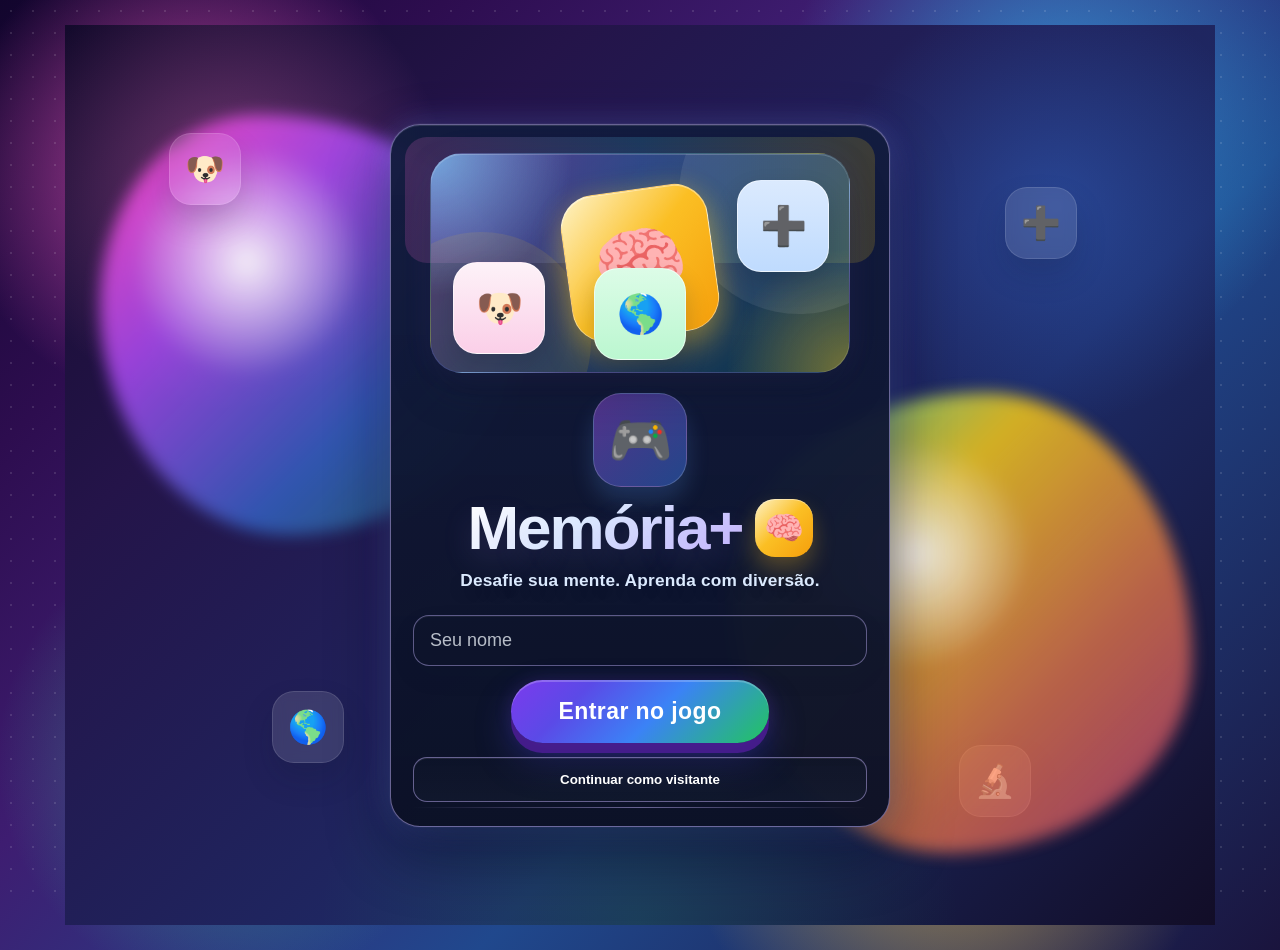
<file: index.html>
<!DOCTYPE html>
<html lang="pt-BR">

<head>

    <meta charset="UTF-8">

    <meta
        name="viewport"
        content="width=device-width, initial-scale=1.0"
    >

    <meta
        name="description"
        content="Memória+ é um jogo educativo premium de memória para aprender brincando, em web e celular."
    >

    <meta
        name="theme-color"
        content="#6d5efc"
    >

    <meta
        property="og:title"
        content="Memória+"
    >

    <meta
        property="og:description"
        content="Jogo educativo premium de memória para web e celular, com aprendizado e competição em uma experiência moderna."
    >

    <meta
        property="og:type"
        content="website"
    >

    <meta
        property="og:image"
        content="icon.svg"
    >

    <title>Memória+</title>

    <link
        rel="manifest"
        href="manifest.json"
    >

    <link
        rel="icon"
        href="icon.svg"
        type="image/svg+xml"
    >

    <link
        rel="stylesheet"
        href="style.css"
    >

    <script>
        window.MEMORIA_PLUS_SUPABASE = {
            url: "https://SEU_PROJETO.supabase.co",
            anonKey: "SUA_CHAVE_ANON"
        };
    </script>

</head>


<body>

<main class="container">

    <section id="login" class="login-screen">

        <div class="login-scene" aria-hidden="true">
            <span class="float-badge">🐶</span>
            <span class="float-badge">➕</span>
            <span class="float-badge">🌎</span>
            <span class="float-badge">🔬</span>
        </div>

       <div class="login-card">

           <div class="login-visual" aria-hidden="true">

               <div class="brain-badge">🧠</div>

               <div class="mini-card mini-card-one">🐶</div>
               <div class="mini-card mini-card-two">➕</div>
               <div class="mini-card mini-card-three">🌎</div>

           </div>

           <div class="login-icon">🎮</div>

           <div class="login-brand">
               <h1>Memória+</h1>
               <div class="brain-mark" aria-hidden="true">🧠</div>
           </div>

           <p class="login-tagline">
               Desafie sua mente. Aprenda com diversão.
           </p>

           <form id="login-form" class="login-form">

               <label for="player-name" class="sr-only">
                   Nome do jogador
               </label>

               <input
                   id="player-name"
                   name="playerName"
                   type="text"
                   maxlength="18"
                   placeholder="Seu nome"
                   autocomplete="nickname"
               >

               <button
                   type="submit"
                   class="start-button login-button"
               >
                   Entrar no jogo
               </button>

               <button
                   id="guest-button"
                   type="button"
                   class="ghost-button"
               >
                   Continuar como visitante
               </button>

           </form>

       </div>

    </section>


    <!-- ================================
         MENU PRINCIPAL
    ================================= -->

    <section id="menu" class="hidden">

        <div class="menu-status" aria-live="polite">

            <div class="player-tag">
                <span>Login:</span>
                <strong id="player-name-label">Visitante</strong>
            </div>

            <button
                id="logout-button"
                type="button"
                class="ghost-button small"
            >
                Sair da conta
            </button>

        </div>

        <section class="menu-card">

            <div class="menu-intro">

                <span class="intro-label">
                    🧠 JOGO DA MEMÓRIA EDUCATIVO
                </span>

                <h2>
                    Escolha uma categoria
                </h2>

                <p>
                    Escolha um tema e teste sua memória.
                </p>

            </div>


            <!-- CATEGORIAS -->

            <div class="categories">

                <button
                    class="category animal"
                    data-category="animals"
                    type="button"
                >

                    <span class="category-icon">
                        🐶
                    </span>

                    <span>
                        Animais
                    </span>

                </button>


                <button
                    class="category math"
                    data-category="math"
                    type="button"
                >

                    <span class="category-icon">
                        ➕
                    </span>

                    <span>
                        Matemática
                    </span>

                </button>


                <button
                    class="category geography"
                    data-category="geography"
                    type="button"
                >

                    <span class="category-icon">
                        🌎
                    </span>

                    <span>
                        Geografia
                    </span>

                </button>


                <button
                    class="category science"
                    data-category="science"
                    type="button"
                >

                    <span class="category-icon">
                        🔬
                    </span>

                    <span>
                        Ciências
                    </span>

                </button>

            </div>


            <div class="leaderboard-box">

                <div class="leaderboard-header">
                    <h3>Ranking mundial</h3>
                    <span>Top 5</span>
                </div>

                <ol id="global-ranking-list" class="global-ranking-list"></ol>

            </div>

            <!-- DIFICULDADE -->

            <div class="section-title">

                <span></span>

                <h2>
                    Escolha a dificuldade
                </h2>

                <span></span>

            </div>


            <div class="difficulty">

                <button
                    class="difficulty-button easy"
                    data-difficulty="easy"
                    type="button"
                >
                    🟢 Fácil
                </button>


                <button
                    class="difficulty-button medium"
                    data-difficulty="medium"
                    type="button"
                >
                    🟡 Médio
                </button>


                <button
                    class="difficulty-button hard"
                    data-difficulty="hard"
                    type="button"
                >
                    🔴 Difícil
                </button>

            </div>


            <p
                id="message"
                class="message"
            >
                Escolha uma categoria e uma dificuldade.
            </p>

            <p
                id="best-score"
                class="best-score"
            >
                🏅 Recorde: 0
            </p>

            <div
                id="ranking"
                class="ranking"
            ></div>


            <button
                id="start-button"
                class="start-button"
                type="button"
            >

                🚀 Começar jogo

            </button>

        </section>


        <!-- RECURSOS -->

        <div class="feature-strip">

            <div class="feature">
                <span>🏆</span>

                <div>
                    <strong>Pontuação</strong>
                    <small>Ganhe pontos</small>
                </div>
            </div>


            <div class="feature">
                <span>❤️</span>

                <div>
                    <strong>Vidas</strong>
                    <small id="lives-chances">Seis chances</small>
                </div>
            </div>


            <div class="feature">
                <span>🔥</span>

                <div>
                    <strong>Combo</strong>
                    <small>Acerte em sequência</small>
                </div>
            </div>


            <div class="feature">
                <span>⏱️</span>

                <div>
                    <strong>Tempo</strong>
                    <small>Desafie-se</small>
                </div>
            </div>


            <div class="feature">
                <span>📱</span>

                <div>
                    <strong>Responsivo</strong>
                    <small>Qualquer dispositivo</small>
                </div>
            </div>

        </div>

    </section>


    <!-- ================================
         JOGO
    ================================= -->

    <section
        id="game"
        class="hidden"
    >

        <div class="game-header">

            <div>

                <h1>
                    🧠 Memória+ Academy
                </h1>

                <p id="category-name">
                    Jogo da memória premium
                </p>

            </div>


            <button
                id="back-button"
                class="back-button"
                type="button"
            >
                🏠 Menu
            </button>

        </div>


        <!-- PLACAR -->

        <div class="score-board">

            <div class="score-box">

                <span>🎯</span>

                <strong>
                    Pontos
                </strong>

                <span id="score">
                    0
                </span>

            </div>


            <div class="score-box">

                <span>❤️</span>

                <strong>
                    Vidas
                </strong>

                <span id="lives">
                    ❤️ ❤️ ❤️ ❤️ ❤️ ❤️
                </span>

            </div>


            <div class="score-box">

                <span>🔥</span>

                <strong>
                    Combo
                </strong>

                <span id="combo">
                    0
                </span>

            </div>


            <div class="score-box">

                <span>🔢</span>

                <strong>
                    Tentativas
                </strong>

                <span id="attempts">
                    0
                </span>

            </div>


            <div class="score-box">

                <span>⏱️</span>

                <strong>
                    Tempo
                </strong>

                <span id="timer">
                    00:00
                </span>

            </div>

        </div>


        <!-- TABULEIRO -->

        <div
            id="game-board"
            class="game-board"
        ></div>

    </section>


    <!-- ================================
         VITÓRIA
    ================================= -->

    <section
        id="victory"
        class="hidden"
    >

        <div class="result-card victory-card">

            <div class="result-icon">
                🏆
            </div>

            <h1>
                Parabéns!
            </h1>

            <p>
                Você encontrou todos os pares!
            </p>


            <div class="results">

                <div>
                    <span>🎯</span>
                    <strong>Pontos</strong>
                    <span id="final-score">0</span>
                </div>


                <div>
                    <span>🔥</span>
                    <strong>Melhor combo</strong>
                    <span id="final-combo">0</span>
                </div>


                <div>
                    <span>🔢</span>
                    <strong>Tentativas</strong>
                    <span id="final-attempts">0</span>
                </div>


                <div>
                    <span>⏱️</span>
                    <strong>Tempo</strong>
                    <span id="final-time">00:00</span>
                </div>

            </div>


            <button
                id="play-again"
                class="start-button"
                type="button"
            >
                🔄 Jogar novamente
            </button>


            <button
                id="victory-menu"
                class="back-button result-menu-button"
                type="button"
            >
                🏠 Voltar ao menu
            </button>

        </div>

    </section>


    <!-- ================================
         GAME OVER
    ================================= -->

    <section
        id="game-over"
        class="hidden"
    >

        <div class="result-card game-over-card">

            <div class="result-icon">
                💔
            </div>

            <h1>
                Fim de jogo!
            </h1>

            <p>
                Você ficou sem vidas.
            </p>


            <div class="results">

                <div>
                    <span>🎯</span>
                    <strong>Pontos</strong>
                    <span id="game-over-score">0</span>
                </div>


                <div>
                    <span>🔥</span>
                    <strong>Melhor combo</strong>
                    <span id="game-over-combo">0</span>
                </div>


                <div>
                    <span>🔢</span>
                    <strong>Tentativas</strong>
                    <span id="game-over-attempts">0</span>
                </div>


                <div>
                    <span>⏱️</span>
                    <strong>Tempo</strong>
                    <span id="game-over-time">00:00</span>
                </div>

            </div>


            <button
                id="retry-button"
                class="start-button"
                type="button"
            >
                🔄 Tentar novamente
            </button>


            <button
                id="game-over-menu"
                class="back-button result-menu-button"
                type="button"
            >
                🏠 Voltar ao menu
            </button>

        </div>

    </section>

</main>


<script src="script.js"></script>

</body>

</html>
</file>
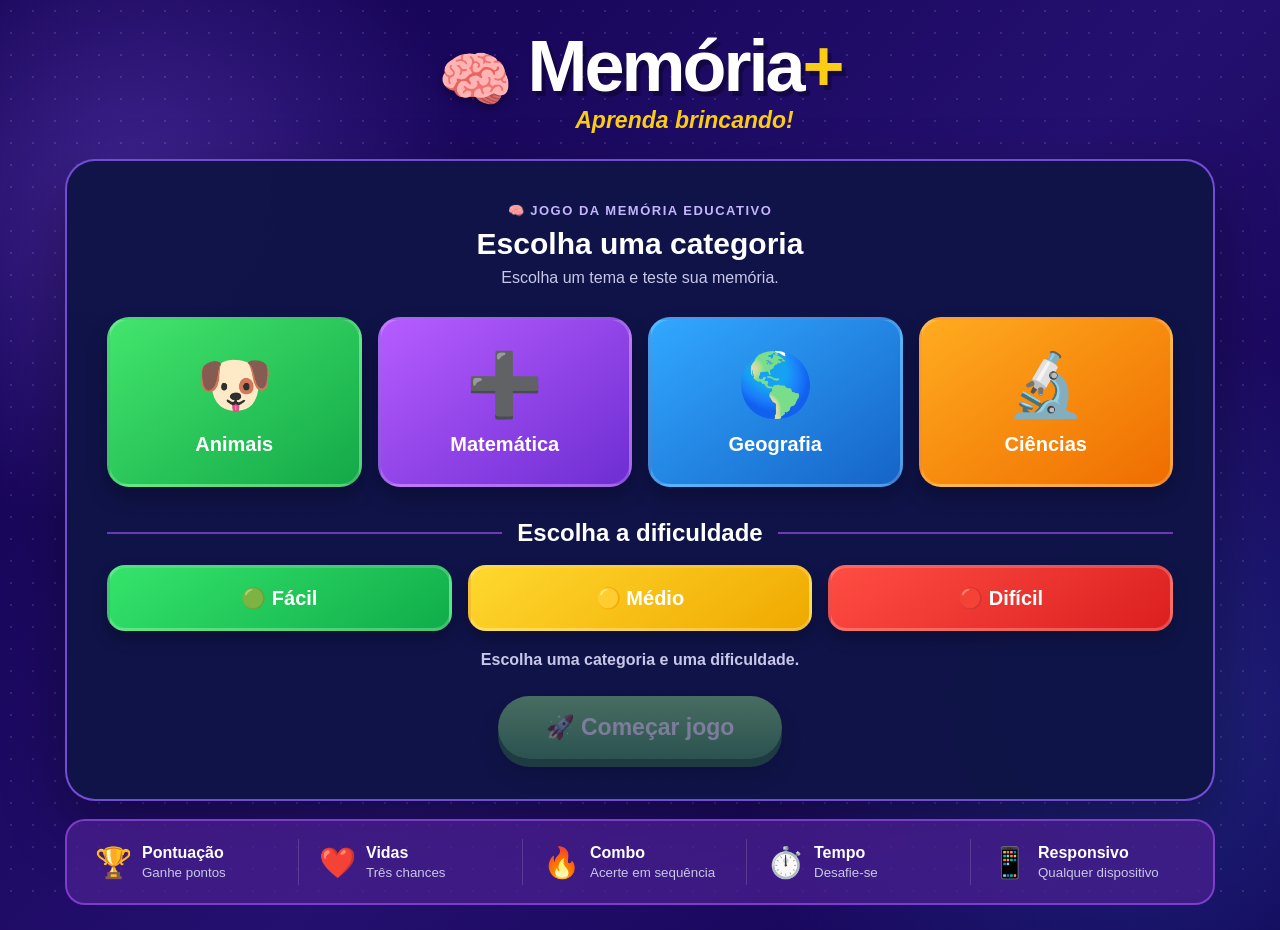
<file: Memoria-plus/index.html>
<!DOCTYPE html>
<html lang="pt-BR">

<head>

    <meta charset="UTF-8">

    <meta
        name="viewport"
        content="width=device-width, initial-scale=1.0"
    >

    <meta
        name="description"
        content="Memória+ - Jogo da memória educativo para crianças e adultos."
    >

    <meta
        name="theme-color"
        content="#6c5ce7"
    >

    <title>Memória+ | Jogo da Memória</title>

    <link
        rel="manifest"
        href="manifest.json"
    >

    <link
        rel="icon"
        href="icon.svg"
        type="image/svg+xml"
    >

    <link
        rel="stylesheet"
        href="style.css"
    >

</head>


<body>

<main class="container">


    <!-- ================================
         MENU PRINCIPAL
    ================================= -->

    <section id="menu">

        <header class="header">

            <div class="brand">

                <div class="brand-icon">
                    🧠
                </div>

                <div>

                    <h1>
                        Memória<span>+</span>
                    </h1>

                    <p>
                        Aprenda brincando!
                    </p>

                </div>

            </div>

        </header>


        <section class="menu-card">

            <div class="menu-intro">

                <span class="intro-label">
                    🧠 JOGO DA MEMÓRIA EDUCATIVO
                </span>

                <h2>
                    Escolha uma categoria
                </h2>

                <p>
                    Escolha um tema e teste sua memória.
                </p>

            </div>


            <!-- CATEGORIAS -->

            <div class="categories">

                <button
                    class="category animal"
                    data-category="animals"
                    type="button"
                >

                    <span class="category-icon">
                        🐶
                    </span>

                    <span>
                        Animais
                    </span>

                </button>


                <button
                    class="category math"
                    data-category="math"
                    type="button"
                >

                    <span class="category-icon">
                        ➕
                    </span>

                    <span>
                        Matemática
                    </span>

                </button>


                <button
                    class="category geography"
                    data-category="geography"
                    type="button"
                >

                    <span class="category-icon">
                        🌎
                    </span>

                    <span>
                        Geografia
                    </span>

                </button>


                <button
                    class="category science"
                    data-category="science"
                    type="button"
                >

                    <span class="category-icon">
                        🔬
                    </span>

                    <span>
                        Ciências
                    </span>

                </button>

            </div>


            <!-- DIFICULDADE -->

            <div class="section-title">

                <span></span>

                <h2>
                    Escolha a dificuldade
                </h2>

                <span></span>

            </div>


            <div class="difficulty">

                <button
                    class="difficulty-button easy"
                    data-difficulty="easy"
                    type="button"
                >
                    🟢 Fácil
                </button>


                <button
                    class="difficulty-button medium"
                    data-difficulty="medium"
                    type="button"
                >
                    🟡 Médio
                </button>


                <button
                    class="difficulty-button hard"
                    data-difficulty="hard"
                    type="button"
                >
                    🔴 Difícil
                </button>

            </div>


            <p
                id="message"
                class="message"
            >
                Escolha uma categoria e uma dificuldade.
            </p>


            <button
                id="start-button"
                class="start-button"
                type="button"
            >

                🚀 Começar jogo

            </button>

        </section>


        <!-- RECURSOS -->

        <div class="feature-strip">

            <div class="feature">
                <span>🏆</span>

                <div>
                    <strong>Pontuação</strong>
                    <small>Ganhe pontos</small>
                </div>
            </div>


            <div class="feature">
                <span>❤️</span>

                <div>
                    <strong>Vidas</strong>
                    <small>Três chances</small>
                </div>
            </div>


            <div class="feature">
                <span>🔥</span>

                <div>
                    <strong>Combo</strong>
                    <small>Acerte em sequência</small>
                </div>
            </div>


            <div class="feature">
                <span>⏱️</span>

                <div>
                    <strong>Tempo</strong>
                    <small>Desafie-se</small>
                </div>
            </div>


            <div class="feature">
                <span>📱</span>

                <div>
                    <strong>Responsivo</strong>
                    <small>Qualquer dispositivo</small>
                </div>
            </div>

        </div>

    </section>


    <!-- ================================
         JOGO
    ================================= -->

    <section
        id="game"
        class="hidden"
    >

        <div class="game-header">

            <div>

                <h1>
                    🧠 Memória+
                </h1>

                <p id="category-name">
                    Jogo da memória
                </p>

            </div>


            <button
                id="back-button"
                class="back-button"
                type="button"
            >
                🏠 Menu
            </button>

        </div>


        <!-- PLACAR -->

        <div class="score-board">

            <div class="score-box">

                <span>🎯</span>

                <strong>
                    Pontos
                </strong>

                <span id="score">
                    0
                </span>

            </div>


            <div class="score-box">

                <span>❤️</span>

                <strong>
                    Vidas
                </strong>

                <span id="lives">
                    ❤️ ❤️ ❤️
                </span>

            </div>


            <div class="score-box">

                <span>🔥</span>

                <strong>
                    Combo
                </strong>

                <span id="combo">
                    0
                </span>

            </div>


            <div class="score-box">

                <span>🔢</span>

                <strong>
                    Tentativas
                </strong>

                <span id="attempts">
                    0
                </span>

            </div>


            <div class="score-box">

                <span>⏱️</span>

                <strong>
                    Tempo
                </strong>

                <span id="timer">
                    00:00
                </span>

            </div>

        </div>


        <!-- TABULEIRO -->

        <div
            id="game-board"
            class="game-board"
        ></div>

    </section>


    <!-- ================================
         VITÓRIA
    ================================= -->

    <section
        id="victory"
        class="hidden"
    >

        <div class="result-card victory-card">

            <div class="result-icon">
                🏆
            </div>

            <h1>
                Parabéns!
            </h1>

            <p>
                Você encontrou todos os pares!
            </p>


            <div class="results">

                <div>
                    <span>🎯</span>
                    <strong>Pontos</strong>
                    <span id="final-score">0</span>
                </div>


                <div>
                    <span>🔥</span>
                    <strong>Melhor combo</strong>
                    <span id="final-combo">0</span>
                </div>


                <div>
                    <span>🔢</span>
                    <strong>Tentativas</strong>
                    <span id="final-attempts">0</span>
                </div>


                <div>
                    <span>⏱️</span>
                    <strong>Tempo</strong>
                    <span id="final-time">00:00</span>
                </div>

            </div>


            <button
                id="play-again"
                class="start-button"
                type="button"
            >
                🔄 Jogar novamente
            </button>


            <button
                id="victory-menu"
                class="back-button result-menu-button"
                type="button"
            >
                🏠 Voltar ao menu
            </button>

        </div>

    </section>


    <!-- ================================
         GAME OVER
    ================================= -->

    <section
        id="game-over"
        class="hidden"
    >

        <div class="result-card game-over-card">

            <div class="result-icon">
                💔
            </div>

            <h1>
                Fim de jogo!
            </h1>

            <p>
                Você ficou sem vidas.
            </p>


            <div class="results">

                <div>
                    <span>🎯</span>
                    <strong>Pontos</strong>
                    <span id="game-over-score">0</span>
                </div>


                <div>
                    <span>🔥</span>
                    <strong>Melhor combo</strong>
                    <span id="game-over-combo">0</span>
                </div>


                <div>
                    <span>🔢</span>
                    <strong>Tentativas</strong>
                    <span id="game-over-attempts">0</span>
                </div>


                <div>
                    <span>⏱️</span>
                    <strong>Tempo</strong>
                    <span id="game-over-time">00:00</span>
                </div>

            </div>


            <button
                id="retry-button"
                class="start-button"
                type="button"
            >
                🔄 Tentar novamente
            </button>


            <button
                id="game-over-menu"
                class="back-button result-menu-button"
                type="button"
            >
                🏠 Voltar ao menu
            </button>

        </div>

    </section>

</main>


<script src="script.js"></script>

</body>

</html>
</file>
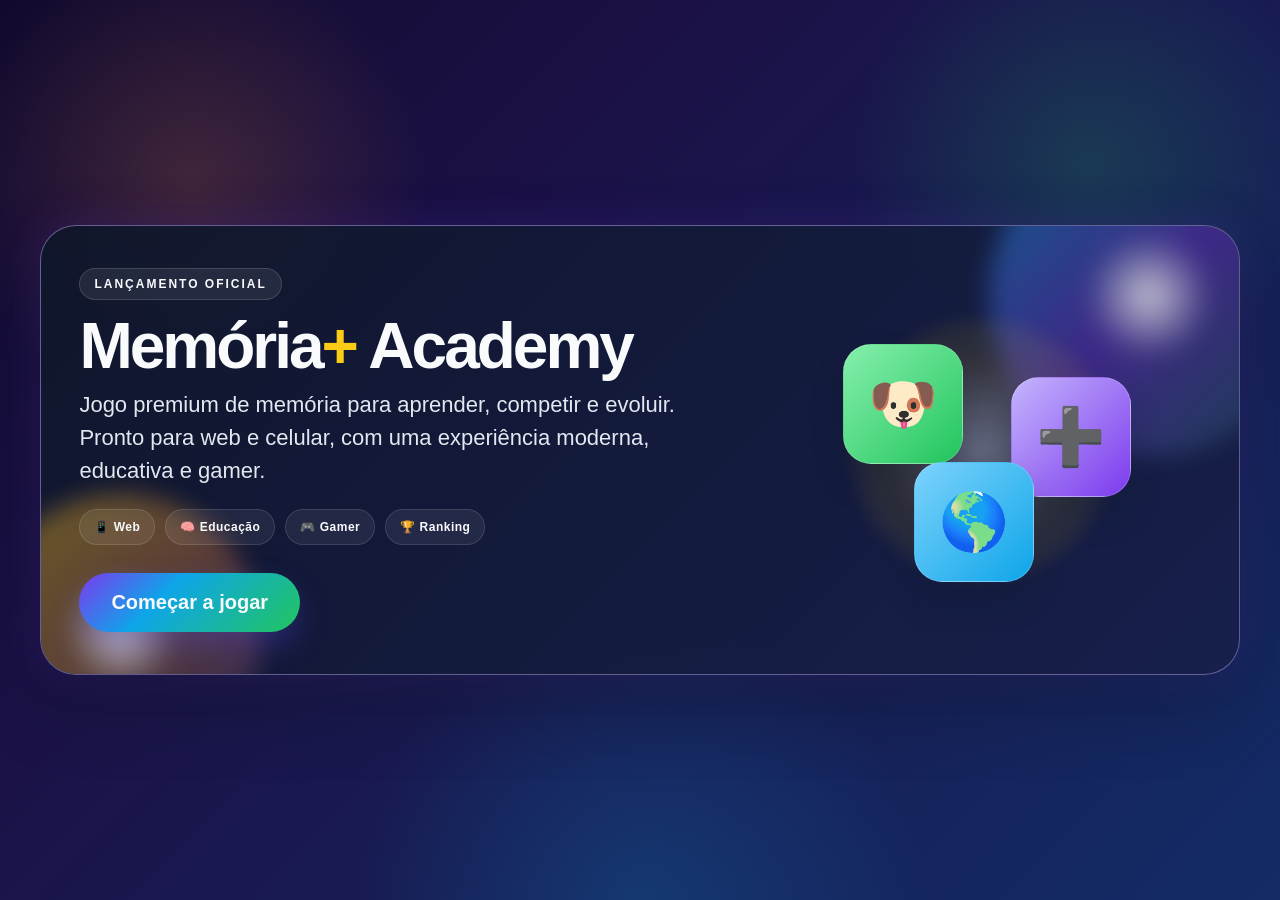
<file: campaign-banner.html>
<!DOCTYPE html>
<html lang="pt-BR">
<head>
    <meta charset="UTF-8">
    <meta name="viewport" content="width=device-width, initial-scale=1.0">
    <title>Memória+ Academy | Banner de campanha</title>
    <style>
        :root {
            --bg-1: #120a2d;
            --bg-2: #1b1146;
            --bg-3: #132c66;
            --purple: #7c3aed;
            --blue: #0ea5e9;
            --green: #22c55e;
            --yellow: #facc15;
            --white: #f8fafc;
            --text: #e2e8f0;
        }

        * { box-sizing: border-box; }

        body {
            margin: 0;
            min-height: 100vh;
            display: grid;
            place-items: center;
            font-family: "Segoe UI", Arial, sans-serif;
            color: var(--white);
            background:
                radial-gradient(circle at 15% 20%, rgba(251, 146, 60, 0.18), transparent 18%),
                radial-gradient(circle at 85% 18%, rgba(34, 197, 94, 0.18), transparent 18%),
                radial-gradient(circle at 50% 100%, rgba(14, 165, 233, 0.18), transparent 26%),
                linear-gradient(135deg, var(--bg-1), var(--bg-2) 32%, var(--bg-3) 100%);
            padding: 24px;
        }

        .banner {
            position: relative;
            width: min(100%, 1200px);
            background: linear-gradient(135deg, rgba(15, 23, 42, 0.92), rgba(23, 31, 74, 0.9));
            border: 1px solid rgba(196, 181, 253, 0.45);
            border-radius: 36px;
            overflow: hidden;
            box-shadow: 0 28px 70px rgba(15, 23, 42, 0.44), 0 0 40px rgba(124, 58, 237, 0.18);
        }

        .banner::before,
        .banner::after {
            content: "";
            position: absolute;
            border-radius: 50%;
            filter: blur(12px);
            opacity: 0.8;
        }

        .banner::before {
            width: 320px;
            height: 320px;
            right: -70px;
            top: -90px;
            background: radial-gradient(circle, rgba(255,255,255,0.9), rgba(255,255,255,0) 28%), linear-gradient(135deg, rgba(14,165,233,0.6), rgba(124,58,237,0.5), rgba(34,197,94,0.25));
        }

        .banner::after {
            width: 280px;
            height: 280px;
            left: -60px;
            bottom: -100px;
            background: radial-gradient(circle, rgba(255,255,255,0.86), rgba(255,255,255,0) 28%), linear-gradient(135deg, rgba(250,204,21,0.5), rgba(251,146,60,0.4), rgba(168,85,247,0.22));
        }

        .content {
            position: relative;
            z-index: 1;
            display: grid;
            grid-template-columns: 1.2fr 0.8fr;
            gap: 30px;
            align-items: center;
            padding: 42px clamp(22px, 3vw, 48px);
        }

        .eyebrow {
            display: inline-flex;
            align-items: center;
            padding: 8px 14px;
            border-radius: 999px;
            background: rgba(255,255,255,0.08);
            border: 1px solid rgba(255,255,255,0.14);
            color: var(--white);
            font-size: 12px;
            font-weight: 800;
            letter-spacing: 2px;
        }

        h1 {
            margin: 18px 0 12px;
            font-size: clamp(38px, 5vw, 82px);
            line-height: 0.9;
            letter-spacing: -3px;
        }

        h1 span {
            color: var(--yellow);
        }

        p {
            margin: 0;
            max-width: 620px;
            color: var(--text);
            font-size: clamp(16px, 2vw, 22px);
            line-height: 1.5;
        }

        .badges {
            display: flex;
            flex-wrap: wrap;
            gap: 10px;
            margin-top: 22px;
        }

        .badges span {
            display: inline-flex;
            align-items: center;
            justify-content: center;
            padding: 10px 14px;
            border-radius: 999px;
            background: rgba(255,255,255,0.07);
            border: 1px solid rgba(255,255,255,0.12);
            font-size: 12px;
            font-weight: 800;
            letter-spacing: 0.5px;
        }

        .cta {
            display: inline-flex;
            align-items: center;
            justify-content: center;
            margin-top: 28px;
            padding: 18px 32px;
            border: 0;
            border-radius: 999px;
            background: linear-gradient(135deg, var(--purple) 0%, var(--blue) 38%, var(--green) 100%);
            color: var(--white);
            font-weight: 900;
            font-size: 20px;
            box-shadow: 0 14px 30px rgba(79,70,229,0.30);
        }

        .visual {
            position: relative;
            height: 330px;
            display: flex;
            align-items: center;
            justify-content: center;
        }

        .visual-ring {
            position: absolute;
            width: 260px;
            height: 260px;
            border-radius: 50%;
            background: radial-gradient(circle, rgba(255,255,255,0.35), rgba(250,204,21,0.12), rgba(255,255,255,0));
            filter: blur(8px);
        }

        .card {
            position: absolute;
            display: flex;
            align-items: center;
            justify-content: center;
            width: 120px;
            height: 120px;
            border-radius: 28px;
            font-size: 56px;
            border: 1px solid rgba(255,255,255,0.18);
            box-shadow: 0 20px 32px rgba(15, 23, 42, 0.22);
            animation: floatCard 6s ease-in-out infinite;
        }

        .card.a { left: 18%; top: 18%; background: linear-gradient(135deg, #86efac, #22c55e); }
        .card.b { right: 16%; top: 28%; background: linear-gradient(135deg, #c4b5fd, #7c3aed); animation-delay: 1s; }
        .card.c { left: 48%; bottom: 10%; transform: translateX(-50%); background: linear-gradient(135deg, #7dd3fc, #0ea5e9); animation-delay: 2s; }

        @keyframes floatCard {
            0%, 100% { transform: translateY(0) rotate(0deg); }
            50% { transform: translateY(-12px) rotate(6deg); }
        }

        @media (max-width: 820px) {
            .content {
                grid-template-columns: 1fr;
                text-align: center;
            }

            .badges, .cta {
                justify-content: center;
            }

            .visual {
                height: 250px;
            }
        }
    </style>
</head>
<body>
    <div class="banner" role="img" aria-label="Banner publicitário do Memória+ Academy com tema premium, educativo e gamer">
        <div class="content">
            <div>
                <span class="eyebrow">LANÇAMENTO OFICIAL</span>
                <h1>Memória<span>+</span> Academy</h1>
                <p>Jogo premium de memória para aprender, competir e evoluir. Pronto para web e celular, com uma experiência moderna, educativa e gamer.</p>
                <div class="badges">
                    <span>📱 Web</span>
                    <span>🧠 Educação</span>
                    <span>🎮 Gamer</span>
                    <span>🏆 Ranking</span>
                </div>
                <button class="cta" type="button">Começar a jogar</button>
            </div>
            <div class="visual" aria-hidden="true">
                <div class="visual-ring"></div>
                <div class="card a">🐶</div>
                <div class="card b">➕</div>
                <div class="card c">🌎</div>
            </div>
        </div>
    </div>
</body>
</html>
</file>
<file: style.css>
/* =========================================
   RESET
========================================= */

* {
    margin: 0;
    padding: 0;
    box-sizing: border-box;
}


/* =========================================
   VARIÁVEIS
========================================= */

:root {

    --purple-dark: #10004d;
    --purple: #4c1d95;
    --purple-light: #8b5cf6;
   --purple-soft: #c4b5fd;
   --purple-ink: #20135c;

   --green: #22c55e;
   --green-soft: #86efac;
   --yellow: #facc15;
   --yellow-soft: #fde68a;
   --red: #ef4444;
   --red-soft: #fca5a5;

   --white: #ffffff;
   --white-soft: #eef2ff;
   --bg-card: rgba(20, 24, 64, 0.9);
   --text-dark: #20135c;
   --shadow-soft: rgba(15, 23, 42, 0.28);

}


/* =========================================
   BODY
========================================= */

body {

   min-height: 100vh;

   font-family:
       "Segoe UI",
       Arial,
       Helvetica,
       sans-serif;

   color: var(--white);

   background:
       radial-gradient(circle at 15% 18%, rgba(255, 94, 201, 0.72), transparent 18%),
       radial-gradient(circle at 82% 12%, rgba(54, 197, 255, 0.62), transparent 20%),
       radial-gradient(circle at 74% 84%, rgba(255, 201, 71, 0.65), transparent 22%),
       radial-gradient(circle at 18% 80%, rgba(52, 211, 153, 0.48), transparent 18%),
       linear-gradient(
           135deg,
           #12052d 0%,
           #2d0d4f 20%,
           #3e1d71 38%,
           #20488d 64%,
           #1a143d 100%
       );

   padding: 25px 20px;

   -webkit-tap-highlight-color: transparent;

}


body::before {

    content: "";

    position: fixed;

    inset: 0;

    pointer-events: none;

    opacity: 0.12;

    background-image:
        radial-gradient(
            circle,
            white 1px,
            transparent 1px
        );

    background-size: 22px 22px;

}


/* =========================================
   CONTAINER
========================================= */

.container {

    width: 100%;

    max-width: 1150px;

    margin: auto;

    position: relative;

}


.hidden {
    display: none !important;
}


/* =========================================
   LOGO
========================================= */

.header {
 
    position: relative;
 
    display: flex;
 
    align-items: center;
    justify-content: space-between;
    gap: 18px;
 
    text-align: left;
 
    margin-bottom: 24px;
 
    padding: 10px 10px 0;
 
}

.header::before,
.header::after {
 
    content: "";
 
    position: absolute;
 
    pointer-events: none;
 
    border-radius: 50%;
 
    filter: blur(12px);
 
    opacity: 0.8;
 
}

.header::before {
 
    width: 190px;
    height: 190px;
 
    left: 3%;
    top: 2px;
 
    background:
        radial-gradient(circle at 30% 30%, rgba(255,255,255,0.9), rgba(255,255,255,0) 28%),
        linear-gradient(135deg, rgba(255, 104, 208, 0.8), rgba(168, 85, 247, 0.7), rgba(59, 130, 246, 0.4));
 
}

.header::after {
 
    width: 220px;
    height: 220px;
 
    right: 4%;
    top: -16px;
 
    background:
        radial-gradient(circle at 35% 35%, rgba(255,255,255,0.9), rgba(255,255,255,0) 30%),
        linear-gradient(135deg, rgba(34, 197, 94, 0.7), rgba(250, 204, 21, 0.7), rgba(96, 165, 250, 0.45));
 
}


.brand {
 
    position: relative;
    z-index: 1;
 
    display: inline-flex;
    align-items: center;
    justify-content: flex-start;
 
    gap: 16px;
 
    min-height: 90px;
 
}


.brand-icon {
 
    font-size: clamp(52px, 6vw, 92px);
    line-height: 1;
 
    filter: drop-shadow(0 6px 10px rgba(0, 0, 0, 0.3));
    animation: brandFloat 3.2s ease-in-out infinite;
 
}

@keyframes brandFloat {
 
    0%,
    100% {
        transform: translateY(0) rotate(0deg);
    }
 
    50% {
        transform: translateY(-10px) rotate(3deg);
    }
 
}


.brand > div:last-child {
 
    display: flex;
    flex-direction: column;
    align-items: flex-start;
    justify-content: center;
    gap: 2px;
 
}

.brand h1 {
 
    font-size: clamp(32px, 4.5vw, 68px);
    font-weight: 900;
    letter-spacing: -3px;
    line-height: 0.9;
    text-shadow: 4px 5px 0 rgba(0, 0, 0, 0.28);
 
}


.brand h1 span {
 
    color: var(--yellow);
 
}


.brand p {
  
    color: var(--yellow);
    font-size: clamp(16px, 2vw, 23px);
    font-weight: 800;
    font-style: italic;
    letter-spacing: 0.2px;
  
}

/* =========================================
   MENU
========================================= */

.menu-card {
  
   position: relative;
   background: linear-gradient(180deg, rgba(21, 25, 70, 0.96), rgba(15, 19, 55, 0.98));
   border: 1px solid rgba(196, 181, 253, 0.58);
   border-radius: 32px;
   padding: 32px 28px 30px;
   box-shadow:
       0 28px 70px rgba(2, 6, 23, 0.5),
       inset 0 1px 0 rgba(255, 255, 255, 0.08),
       0 0 0 1px rgba(255,255,255,0.02),
       0 0 28px rgba(96, 165, 250, 0.12);
   animation: menuCardIn .45s ease;
   overflow: hidden;
 
}

.menu-card::before,
.menu-card::after {

   content: "";
   position: absolute;
   pointer-events: none;
   border-radius: 50%;
   filter: blur(10px);
   opacity: 0.8;

}

.menu-card::before {

   width: 220px;
   height: 220px;
   top: -80px;
   right: -30px;
   background: radial-gradient(circle at 30% 30%, rgba(255,255,255,0.8), rgba(255,255,255,0) 26%), linear-gradient(135deg, rgba(96,165,250,0.28), rgba(168,85,247,0.18), rgba(255,255,255,0));

}

.menu-card::after {

   width: 180px;
   height: 180px;
   bottom: -70px;
   left: -20px;
   background: radial-gradient(circle at 30% 30%, rgba(255,255,255,0.7), rgba(255,255,255,0) 24%), linear-gradient(135deg, rgba(34,197,94,0.18), rgba(250,204,21,0.16), rgba(255,255,255,0));

}

@keyframes menuCardIn {

   from {
       opacity: 0;
       transform: translateY(20px) scale(0.98);
   }

   to {
       opacity: 1;
       transform: translateY(0) scale(1);
   }

}

.menu-status {

   display: flex;
   align-items: center;
   justify-content: flex-end;
   gap: 10px;
   flex-wrap: wrap;
   margin: 0 0 18px;
   padding: 10px 14px;
   border-radius: 16px;
   background: rgba(15, 23, 42, 0.24);
   border: 1px solid rgba(196, 181, 253, 0.18);
   box-shadow: inset 0 1px 0 rgba(255,255,255,0.04), 0 10px 18px rgba(15, 23, 42, 0.12);

}

.menu-intro {
 
   position: relative;
   z-index: 1;
   text-align: center;
   margin-bottom: 26px;
 
}
 
 
.intro-label {
 
   display: inline-flex;
   align-items: center;
   justify-content: center;
   padding: 10px 18px;
   border-radius: 999px;
   background: linear-gradient(135deg, rgba(124, 58, 237, 0.22), rgba(14, 165, 233, 0.14));
   border: 1px solid rgba(196, 181, 253, 0.36);
   color: #f5f3ff;
   font-size: 11px;
   font-weight: 900;
   letter-spacing: 1.6px;
   text-transform: uppercase;
   box-shadow: inset 0 1px 0 rgba(255,255,255,0.12);
 
}


.menu-intro h2 {
 
   font-size: clamp(30px, 4vw, 44px);
   margin-top: 14px;
   letter-spacing: -1.5px;
   color: #ffffff;
   text-shadow: 0 8px 22px rgba(15, 23, 42, 0.28);
 
}
 
 
.menu-intro p {
 
   color: #dfe7ff;
   margin-top: 8px;
   font-size: 1rem;
   line-height: 1.5;
   font-weight: 500;
 
}


/* =========================================
   CATEGORIAS
========================================= */

.categories {
 
   position: relative;
   z-index: 1;
   display: grid;
   grid-template-columns: repeat(auto-fit, minmax(170px, 1fr));
   gap: 18px;
   margin-bottom: 32px;
 
}
 
 
.category {
  
   min-height: 175px;
   border: 2px solid rgba(255,255,255,0.2);
   border-radius: 24px;
   color: white;
   font-size: 20px;
   font-weight: 900;
   cursor: pointer;
   display: flex;
   flex-direction: column;
   align-items: center;
   justify-content: center;
   gap: 12px;
   transition: transform .2s ease, filter .2s ease, box-shadow .2s ease, border-color .2s ease;
   box-shadow:
       inset 0 1px 0 rgba(255,255,255,0.25),
       0 12px 28px rgba(15, 23, 42, 0.25);
   will-change: transform;
   position: relative;
   overflow: hidden;
   letter-spacing: 0.2px;
 
}

.category span:last-child {
   font-size: 1.08rem;
   font-weight: 800;
}

.category::before {
   content: "";
   position: absolute;
   inset: 0;
   background: linear-gradient(135deg, rgba(255,255,255,0.2), rgba(255,255,255,0), rgba(255,255,255,0.08));
   pointer-events: none;
}

.category > * {
   position: relative;
   z-index: 1;
}

.category-icon {

   font-size: 62px;
   filter: drop-shadow(0 5px 12px rgba(0,0,0,.18));

}


.category:hover {

   transform: translateY(-6px) scale(1.02);
   filter: brightness(1.08);
   border-color: rgba(255,255,255,0.5);

}


.category.selected {

   outline: 3px solid rgba(255,255,255,0.8);
   outline-offset: 4px;
   transform: translateY(-5px) scale(1.02);
   box-shadow:
       0 0 0 8px rgba(196, 181, 253, 0.22),
       0 18px 32px rgba(15, 23, 42, 0.38),
       inset 0 1px 0 rgba(255,255,255,0.3);

}


.animal {

   background: linear-gradient(145deg, #43e56d, #13a948);

}


.math {

   background: linear-gradient(145deg, #b65cff, #6e2ed2);

}


.geography {

   background: linear-gradient(145deg, #31a8ff, #1664c8);

}


.science {

   background: linear-gradient(145deg, #ffab1f, #ef6d00);

}


/* =========================================
   TÍTULO
========================================= */

.section-title {

    display: flex;

    align-items: center;

    gap: 15px;

    margin-bottom: 18px;

}


.section-title span {

    flex: 1;

    height: 2px;

    background:
        rgba(168,85,247,.6);

}


.section-title h2 {

    font-size: 24px;

    white-space: nowrap;

}


/* =========================================
   DIFICULDADE
========================================= */

.difficulty {
 
    display: grid;
    grid-template-columns: repeat(3, 1fr);
    gap: 16px;
 
}


.difficulty-button {
  
    border: 2px solid rgba(255,255,255,.22);
    border-radius: 18px;
    padding: 18px;
    font-size: 20px;
    font-weight: 900;
    color: white;
    cursor: pointer;
    transition: transform .2s ease, box-shadow .2s ease, filter .2s ease, border-color .2s ease;
    box-shadow: inset 0 1px 0 rgba(255,255,255,.25), 0 10px 18px rgba(0,0,0,.2);
    animation: fadeInUp .45s ease both;
    position: relative;
    overflow: hidden;
   letter-spacing: 0.2px;
 
}

.difficulty-button::before {
    content: "";
    position: absolute;
    inset: 0;
    background: linear-gradient(135deg, rgba(255,255,255,0.14), rgba(255,255,255,0), rgba(255,255,255,0.1));
    pointer-events: none;
}

@keyframes fadeInUp {

    from {
        opacity: 0;
        transform: translateY(8px);
    }

    to {
        opacity: 1;
        transform: translateY(0);
    }

}


.difficulty-button:hover {
 
    transform: translateY(-4px);
    filter: brightness(1.04);
    border-color: rgba(255,255,255,0.45);
 
}


.difficulty-button.selected {
 
    outline: 3px solid rgba(255,255,255,0.85);
    outline-offset: 4px;
    transform: translateY(-4px) scale(1.03);
    box-shadow: 0 0 0 6px rgba(255,255,255,0.12), 0 14px 24px rgba(0,0,0,.25);
 
}


.easy {
 
    background: linear-gradient(145deg, #35e46b, #10ad4a);
 
}


.medium {
 
    background: linear-gradient(145deg, #ffd82f, #f0a900);
 
}


.hard {
 
    background: linear-gradient(145deg, #ff4d43, #db1f1f);
 
}


/* =========================================
   MENSAGEM
========================================= */

.message {

    min-height: 25px;

    margin: 20px 0;

    text-align: center;

    color: #c9c7e8;

    font-weight: bold;

}


.message-info {

    color: #c4b5fd;

}


.message-success {

    color: #86efac;

}

.best-score {

   margin: 0 0 18px;

   text-align: center;

   font-weight: 800;

   font-size: 18px;

   color: #fde68a;

   letter-spacing: 0.2px;

}

.sr-only {

   position: absolute;

   width: 1px;

   height: 1px;

   padding: 0;

   margin: -1px;

   overflow: hidden;

   clip: rect(0, 0, 0, 0);

   white-space: nowrap;

   border: 0;

}

.header-actions {
 
   position: relative;
   z-index: 1;
 
   display: flex;
   align-items: center;
   justify-content: flex-end;
   gap: 12px;
   flex-wrap: wrap;
   margin-top: 0;
   min-height: 52px;
   padding-left: 10px;
 
}

.ghost-button {
 
   border: 1px solid rgba(196, 181, 253, 0.48);
   background: linear-gradient(180deg, rgba(15, 23, 42, 0.35), rgba(30, 41, 59, 0.28));
   color: white;
   padding: 14px 18px;
   border-radius: 14px;
   font-weight: 800;
   cursor: pointer;
   transition: transform .2s ease, border-color .2s ease, box-shadow .2s ease;
   box-shadow: inset 0 1px 0 rgba(255,255,255,0.08);
 
}

.ghost-button:hover {
 
   transform: translateY(-1px);
   border-color: rgba(196, 181, 253, 0.8);
   box-shadow: 0 8px 18px rgba(59, 130, 246, 0.12);
 
}

.ghost-button.small {
  
   min-height: 36px;
   display: inline-flex;
   align-items: center;
   justify-content: center;
   padding: 8px 14px;
   font-size: 12px;
   line-height: 1;
   white-space: nowrap;
   border-radius: 12px;
  
}

.login-screen {
 
   position: relative;
   min-height: 100vh;
   display: flex;
   align-items: center;
   justify-content: center;
   isolation: isolate;
   overflow: hidden;
   background:
       radial-gradient(circle at 14% 18%, rgba(255, 121, 198, 0.38), transparent 18%),
       radial-gradient(circle at 86% 20%, rgba(59, 130, 246, 0.34), transparent 18%),
       radial-gradient(circle at 50% 100%, rgba(34, 197, 94, 0.16), transparent 30%),
       linear-gradient(135deg, #140a2c 0%, #241449 25%, #1d2b67 65%, #120d27 100%);

}

.login-screen::before,
.login-screen::after {
 
   content: "";
   position: absolute;
   pointer-events: none;
   z-index: 0;
   filter: blur(8px);
   opacity: 0.96;

}

.login-screen::before {
 
   width: min(42vw, 420px);
   height: min(42vw, 420px);
   left: 3%;
   top: 10%;
   background:
       radial-gradient(circle at 35% 35%, rgba(255, 255, 255, 0.95), rgba(255, 255, 255, 0) 30%),
       linear-gradient(135deg, rgba(255, 71, 191, 0.98), rgba(181, 78, 255, 0.82), rgba(59, 130, 246, 0.6), rgba(34, 197, 94, 0.36));
   border-radius: 38% 62% 55% 45% / 45% 48% 52% 55%;
   animation: driftOne 12s ease-in-out infinite alternate;

}

.login-screen::after {
 
   width: min(46vw, 460px);
   height: min(46vw, 460px);
   right: 2%;
   bottom: 8%;
   background:
       radial-gradient(circle at 40% 35%, rgba(255, 255, 255, 0.9), rgba(255, 255, 255, 0) 28%),
       linear-gradient(135deg, rgba(45, 212, 191, 0.9), rgba(250, 204, 21, 0.86), rgba(255, 128, 71, 0.72), rgba(255, 82, 149, 0.58));
   border-radius: 55% 45% 53% 47% / 42% 58% 42% 58%;
   animation: driftTwo 14s ease-in-out infinite alternate;

}

@keyframes driftOne {

   0% {
       transform: translate(0, 0) scale(1);
   }

   100% {
       transform: translate(18px, 18px) scale(1.08);
   }

}

@keyframes driftTwo {

   0% {
       transform: translate(0, 0) scale(1);
   }

   100% {
       transform: translate(-20px, -14px) scale(1.1);
   }

}

.login-scene {

   position: absolute;
   inset: 0;
   pointer-events: none;
   z-index: 0;

}

.login-scene .float-badge {

   position: absolute;
   display: flex;
   align-items: center;
   justify-content: center;
   width: 72px;
   height: 72px;
   border-radius: 22px;
   background: rgba(255, 255, 255, 0.12);
   box-shadow: 0 16px 30px rgba(15, 23, 42, 0.18);
   border: 1px solid rgba(255, 255, 255, 0.12);
   backdrop-filter: blur(6px);
   font-size: 32px;
   animation: floatBadgeScene 7s ease-in-out infinite;
}

.login-scene .float-badge:nth-child(1) {
   left: 9%;
   top: 12%;
   animation-delay: 0s;
}

.login-scene .float-badge:nth-child(2) {
   right: 12%;
   top: 18%;
   animation-delay: 1.2s;
}

.login-scene .float-badge:nth-child(3) {
   left: 18%;
   bottom: 18%;
   animation-delay: 2s;
}

.login-scene .float-badge:nth-child(4) {
   right: 16%;
   bottom: 12%;
   animation-delay: 3s;
}

@keyframes floatBadgeScene {

   0%,
   100% {
       transform: translateY(0) rotate(0deg) scale(1);
   }

   50% {
       transform: translateY(-12px) rotate(6deg) scale(1.04);
   }

}

.login-card {
  
   position: relative;
   z-index: 1;
   width: min(100%, 500px);
   background: linear-gradient(180deg, rgba(18, 28, 62, 0.96), rgba(12, 17, 38, 0.98));
   border: 1px solid rgba(196, 181, 253, 0.5);
   border-radius: 30px;
   box-shadow:
       0 26px 62px rgba(2, 6, 23, 0.46),
       inset 0 1px 0 rgba(255, 255, 255, 0.12),
       0 0 0 1px rgba(255,255,255,0.04),
       0 0 30px rgba(96, 165, 250, 0.22),
       0 0 50px rgba(168, 85, 247, 0.12);
   padding: 28px 22px 24px;
   text-align: center;
   animation: loginCardEnter .42s ease both;
   transition: transform .2s ease, box-shadow .2s ease;
 
}

.login-card:hover {
   transform: translateY(-2px);
   box-shadow:
       0 30px 70px rgba(2, 6, 23, 0.5),
       inset 0 1px 0 rgba(255, 255, 255, 0.12),
       0 0 0 1px rgba(255,255,255,0.04),
       0 0 30px rgba(96, 165, 250, 0.26),
       0 0 60px rgba(168, 85, 247, 0.15);
}

@keyframes loginCardEnter {

   from {
       opacity: 0;
       transform: translateY(14px) scale(0.985);
   }

   to {
       opacity: 1;
       transform: translateY(0) scale(1);
   }

}

.login-card::before {

   content: "";
   position: absolute;
   inset: 12px 14px auto 14px;
   height: 126px;
   background: linear-gradient(90deg, rgba(255, 104, 208, 0.18), rgba(78, 221, 255, 0.16), rgba(250, 204, 21, 0.18));
   border-radius: 22px;
   pointer-events: none;

}

.login-card::after {

   content: "";
   position: absolute;
   inset: auto 22px 18px 22px;
   height: 1px;
   background: linear-gradient(90deg, transparent, rgba(196,181,253,0.5), transparent);
   pointer-events: none;

}

.login-scene {

   position: absolute;
   inset: 0;
   pointer-events: none;
   z-index: 0;

}

.login-scene .float-badge {

   position: absolute;
   display: flex;
   align-items: center;
   justify-content: center;
   width: 72px;
   height: 72px;
   border-radius: 22px;
   background: rgba(255, 255, 255, 0.12);
   box-shadow: 0 16px 30px rgba(15, 23, 42, 0.18);
   border: 1px solid rgba(255, 255, 255, 0.12);
   backdrop-filter: blur(6px);
   font-size: 32px;
   animation: floatBadgeScene 7s ease-in-out infinite;
}

.login-scene .float-badge:nth-child(1) {
   left: 9%;
   top: 12%;
   animation-delay: 0s;
}

.login-scene .float-badge:nth-child(2) {
   right: 12%;
   top: 18%;
   animation-delay: 1.2s;
}

.login-scene .float-badge:nth-child(3) {
   left: 18%;
   bottom: 18%;
   animation-delay: 2s;
}

.login-scene .float-badge:nth-child(4) {
   right: 16%;
   bottom: 12%;
   animation-delay: 3s;
}

@keyframes floatBadgeScene {

   0%,
   100% {
       transform: translateY(0) rotate(0deg) scale(1);
   }

   50% {
       transform: translateY(-12px) rotate(6deg) scale(1.04);
   }

}

.login-visual {
 
   position: relative;
   width: min(100%, 420px);
   height: 220px;
   margin: 0 auto 20px;
   background:
       radial-gradient(circle at top left, rgba(125, 211, 252, 0.72), transparent 30%),
       radial-gradient(circle at bottom right, rgba(251, 191, 36, 0.42), transparent 26%),
       linear-gradient(135deg, rgba(168, 85, 247, 0.35), rgba(59, 130, 246, 0.25), rgba(16, 185, 129, 0.22));
   border: 1px solid rgba(255, 255, 255, 0.12);
   border-radius: 32px;
   overflow: hidden;
   box-shadow:
       inset 0 1px 0 rgba(255,255,255,0.18),
       0 22px 40px rgba(15, 23, 42, 0.24),
       0 0 30px rgba(168, 85, 247, 0.08);
   animation: loginVisualGlow 5s ease-in-out infinite alternate;

}

@keyframes loginVisualGlow {

   0% {
       box-shadow: inset 0 1px 0 rgba(255,255,255,0.18), 0 22px 40px rgba(15, 23, 42, 0.24), 0 0 25px rgba(168, 85, 247, 0.08);
   }

   100% {
       box-shadow: inset 0 1px 0 rgba(255,255,255,0.18), 0 24px 48px rgba(15, 23, 42, 0.26), 0 0 35px rgba(96, 165, 250, 0.16);
   }

}

.login-visual::before,
.login-visual::after {

   content: "";
   position: absolute;
   border-radius: 50%;
   background: rgba(255, 255, 255, 0.08);

}

.login-visual::before {

   width: 240px;
   height: 240px;
   right: -70px;
   top: -80px;

}

.login-visual::after {

   width: 220px;
   height: 220px;
   left: -60px;
   bottom: -80px;
   background: rgba(250, 204, 21, 0.1);

}

.brain-badge {

   position: absolute;
   left: 50%;
   top: 50%;
   transform: translate(-50%, -50%) rotate(-8deg);
   width: 148px;
   height: 148px;
   display: flex;
   align-items: center;
   justify-content: center;
   border-radius: 34px;
   background: linear-gradient(135deg, #fef3c7, #fbbf24 48%, #f59e0b);
   border: 1px solid rgba(255,255,255,0.4);
   box-shadow:
       0 18px 32px rgba(251, 191, 36, 0.38),
       inset 0 1px 0 rgba(255,255,255,0.4),
       0 0 25px rgba(250, 204, 21, 0.2);
   font-size: 76px;
   z-index: 2;
   animation: floatBadge 3.2s ease-in-out infinite;

}

@keyframes floatBadge {

   0%,
   100% {
       transform: translate(-50%, -50%) rotate(-8deg) translateY(0);
   }

   50% {
       transform: translate(-50%, -50%) rotate(-2deg) translateY(-10px);
   }

}

.mini-card {

   position: absolute;
   width: 92px;
   height: 92px;
   display: flex;
   align-items: center;
   justify-content: center;
   font-size: 38px;
   border: 1px solid rgba(255,255,255,0.55);
   border-radius: 24px;
   box-shadow: 0 12px 24px rgba(15, 23, 42, 0.2);
   z-index: 3;
   backdrop-filter: blur(2px);
   animation: floatCard 4s ease-in-out infinite;

}

.mini-card-one {

   left: 22px;
   bottom: 18px;
   background: linear-gradient(180deg, #fdf2f8, #fbcfe8);
   animation-delay: .4s;

}

.mini-card-two {

   right: 20px;
   top: 26px;
   background: linear-gradient(180deg, #dbeafe, #bfdbfe);
   animation-delay: 1.2s;

}

.mini-card-three {

   left: 50%;
   bottom: 12px;
   transform: translateX(-50%);
   background: linear-gradient(180deg, #dcfce7, #bbf7d0);
   animation-delay: 2s;

}

@keyframes floatCard {

   0%,
   100% {
       transform: translateY(0);
   }

   50% {
       transform: translateY(-8px);
   }

}

@keyframes floatCardCenter {

   0%,
   100% {
       transform: translateX(-50%) translateY(0);
   }

   50% {
       transform: translateX(-50%) translateY(-8px);
   }

}

.mini-card-three {
   animation-name: floatCardCenter;
}

.login-icon {

   display: inline-flex;
   align-items: center;
   justify-content: center;

   width: 94px;
   height: 94px;

   margin-bottom: 12px;

   border-radius: 28px;

   background: linear-gradient(135deg, rgba(168, 85, 247, 0.45), rgba(59, 130, 246, 0.45));

   border: 1px solid rgba(255, 255, 255, 0.18);

   box-shadow: 0 14px 22px rgba(96, 165, 250, 0.2);

   font-size: 52px;

}

.login-brand {
   display: flex;
   align-items: center;
   justify-content: center;
   gap: 12px;
   margin-bottom: 10px;
}

.login-card h1 {
 
   font-size: clamp(38px, 6vw, 62px);
   line-height: 0.9;
   letter-spacing: -2px;
   font-weight: 900;
   background: linear-gradient(135deg, #ffffff, #dbeafe 42%, #c4b5fd 100%);
   -webkit-background-clip: text;
   background-clip: text;
   color: transparent;
   text-shadow: 0 12px 30px rgba(167, 139, 250, 0.15);
 
}

.brain-mark {
   display: inline-flex;
   align-items: center;
   justify-content: center;
   width: 58px;
   height: 58px;
   border-radius: 20px;
   background: linear-gradient(135deg, #fef3c7, #fbbf24 48%, #f59e0b);
   box-shadow: 0 12px 22px rgba(251, 191, 36, 0.28), inset 0 1px 0 rgba(255,255,255,0.4);
   font-size: 32px;
   animation: floatBrain 3s ease-in-out infinite;
}

.login-tagline {
   margin: 0 0 20px;
   color: #e2e8f0;
   font-size: 1.12rem;
   font-weight: 600;
   letter-spacing: 0.2px;
   line-height: 1.5;
   text-shadow: 0 8px 18px rgba(15, 23, 42, 0.12);
}

@keyframes floatBrain {
   0%,
   100% {
       transform: translateY(0) rotate(0deg);
   }
   50% {
       transform: translateY(-6px) rotate(4deg);
   }
}


.login-card p {

   color: #dbeafe;

   margin-bottom: 20px;

   line-height: 1.6;

   font-size: 1.08rem;

}

.login-form {

   display: grid;

   gap: 14px;

}

.login-form input {
  
   width: 100%;
   border: 1px solid rgba(196, 181, 253, 0.44);
   border-radius: 16px;
   background: rgba(15, 23, 42, 0.38);
   color: white;
   padding: 14px 16px;
   font-size: 18px;
   outline: none;
   box-shadow: inset 0 1px 0 rgba(255,255,255,0.06), 0 10px 24px rgba(15, 23, 42, 0.08);
   transition: border-color .2s ease, box-shadow .2s ease, transform .2s ease, background .2s ease;
 
}

.login-form input:focus {
 
   border-color: rgba(96, 165, 250, 0.9);
   box-shadow: 0 0 0 4px rgba(96, 165, 250, 0.14), 0 12px 24px rgba(59,130,246,0.1);
   transform: translateY(-1px);
   background: rgba(15, 23, 42, 0.46);
 
}

.login-form input::placeholder {

   color: rgba(226, 232, 240, 0.8);

}

.login-button {
   
   margin-top: 6px;
   background: linear-gradient(135deg, #7c3aed 0%, #5b4ae7 26%, #3b82f6 54%, #22c55e 100%);
   box-shadow: 0 12px 0 rgba(76, 29, 149, 0.9), 0 18px 36px rgba(79, 70, 229, 0.34), inset 0 2px 0 rgba(255,255,255,0.2), 0 0 20px rgba(124, 58, 237, 0.22);
   animation: buttonPulse 2.8s ease-in-out infinite;
   transition: transform .18s ease, filter .18s ease, box-shadow .18s ease;
   
}

.login-button:hover {
   transform: translateY(-2px) scale(1.01);
   filter: brightness(1.07);
   box-shadow: 0 14px 0 rgba(76, 29, 149, 0.9), 0 24px 42px rgba(79, 70, 229, 0.42), inset 0 2px 0 rgba(255,255,255,0.24), 0 0 26px rgba(96,165,250,0.24);
}

.login-button:active {
   transform: translateY(1px);
}
   
@keyframes buttonPulse {
   
   0%,
   100% {
       transform: translateY(0);
       box-shadow: 0 12px 0 rgba(76, 29, 149, 0.9), 0 18px 36px rgba(79, 70, 229, 0.34), inset 0 2px 0 rgba(255,255,255,0.2), 0 0 18px rgba(124, 58, 237, 0.2);
   }
   
   50% {
       transform: translateY(-1px);
       box-shadow: 0 14px 0 rgba(76, 29, 149, 0.9), 0 22px 42px rgba(79, 70, 229, 0.42), inset 0 2px 0 rgba(255,255,255,0.24), 0 0 24px rgba(96,165,250,0.24);
   }
   
}

.player-tag {
  
   display: inline-flex;
   align-items: center;
   justify-content: center;
   gap: 8px;
   min-height: 36px;
   background: linear-gradient(135deg, rgba(124, 58, 237, 0.16), rgba(14, 165, 233, 0.12));
   border: 1px solid rgba(196, 181, 253, 0.38);
   padding: 0 14px;
   border-radius: 999px;
   color: #e2e8f0;
   font-size: 12px;
   line-height: 1;
   margin-top: 0;
   box-shadow: inset 0 1px 0 rgba(255,255,255,0.1), 0 8px 18px rgba(59,130,246,0.08);
   font-weight: 700;
  
}
 
.player-tag strong {
  
   display: inline-block;
   font-weight: 900;
   color: #f8fafc;
   letter-spacing: 0.2px;
   max-width: 160px;
   overflow: hidden;
   text-overflow: ellipsis;
   white-space: nowrap;
  
}

.ranking {

   margin-bottom: 20px;

   display: grid;

   gap: 10px;

}

.ranking-item {

   background: rgba(15, 23, 42, 0.28);

   border: 1px solid rgba(196, 181, 253, 0.28);

   border-radius: 16px;

   padding: 12px 14px;

   transition: border-color .2s ease, transform .2s ease;

}

.ranking-item.active {

   border-color: rgba(250, 204, 21, 0.8);

   transform: translateY(-1px);

}

.leaderboard-box {

   background: rgba(15, 23, 42, 0.28);

   border: 1px solid rgba(196, 181, 253, 0.3);

   border-radius: 20px;

   padding: 18px 16px;

   margin: 14px 0 26px;

   box-shadow: inset 0 1px 0 rgba(255,255,255,0.06);

   animation: panelReveal .45s ease both;

}

@keyframes panelReveal {

   from {
       opacity: 0;
       transform: translateY(10px);
   }

   to {
       opacity: 1;
       transform: translateY(0);
   }

}

.leaderboard-header {

   display: flex;

   justify-content: space-between;

   align-items: center;

   margin-bottom: 12px;

}

.leaderboard-header h3 {

   font-size: 20px;

   color: white;

}

.leaderboard-header span {

   color: #fde68a;

   font-weight: 700;

   font-size: 12px;

}

.global-ranking-list {

   list-style: none;

   display: grid;

   gap: 10px;

   margin: 0;

   padding: 0;

}

.global-ranking-list .ranking-item {

   display: flex;

   align-items: center;

   justify-content: space-between;

   gap: 10px;

}

.ranking-position {

   color: #facc15;

   font-weight: 800;

}

.ranking-player {

   flex: 1;

   font-weight: 700;

}

.ranking-score {

   color: #a7f3d0;

   font-weight: 800;

}

.ranking-label {

   display: block;

   font-weight: 800;

   margin-bottom: 8px;

   color: #f8fafc;

}

.ranking-scores {

   display: flex;

   flex-wrap: wrap;

   gap: 8px;

}

.ranking-pill {

   display: inline-flex;

   padding: 5px 8px;

   border-radius: 999px;

   font-size: 12px;

   font-weight: 700;

   background: rgba(255, 255, 255, 0.08);

   color: #e2e8f0;

}

.ranking-pill.easy {

   background: rgba(34, 197, 94, 0.18);

   color: #bbf7d0;

}

.ranking-pill.medium {

   background: rgba(250, 204, 21, 0.18);

   color: #fde68a;

}

.ranking-pill.hard {

   background: rgba(239, 68, 68, 0.18);

   color: #fecaca;

}


/* =========================================
   BOTÃO
========================================= */

.start-button {
  
    display: block;
  
    margin: auto;
  
    border: 0;
  
    border-radius: 999px;
  
    padding: 18px 48px;
  
    background:
        linear-gradient(
            135deg,
            #7c3aed 0%,
            #5b4ae7 26%,
            #3b82f6 56%,
            #22c55e 100%
        );
  
    color: white;
  
    font-size: 23px;
  
    font-weight: 900;
  
    letter-spacing: 0.4px;
  
    cursor: pointer;
  
    box-shadow:
        0 10px 0 rgba(76, 29, 149, 0.85),
        0 18px 36px rgba(79, 70, 229, 0.34),
        inset 0 2px 0 rgba(255,255,255,0.22),
        0 0 18px rgba(124, 58, 237, 0.16);
  
    transition: transform .15s ease, box-shadow .15s ease, filter .15s ease;
  
}
  
  
.start-button:hover {
  
    transform:
        translateY(-3px) scale(1.01);
  
    filter:
        brightness(1.08);
  
    box-shadow:
        0 12px 0 rgba(76, 29, 149, 0.85),
        0 22px 42px rgba(79, 70, 229, 0.4),
        inset 0 2px 0 rgba(255,255,255,0.25),
        0 0 22px rgba(96, 165, 250, 0.2);
  
}
  
  
.start-button:active {
  
    transform:
        translateY(4px);
  
    box-shadow:
        0 6px 0 rgba(76, 29, 149, 0.85),
        0 8px 18px rgba(79, 70, 229, 0.28);
  
}
 
 
.start-button:disabled {
 
    opacity: .45;
 
    cursor: not-allowed;
 
    transform: none;
 
    filter: grayscale(.5);
 
}


/* =========================================
   RECURSOS
========================================= */

.feature-strip {

    margin-top: 18px;

    padding: 18px;

    display: grid;

    grid-template-columns:
        repeat(5, minmax(0, 1fr));

    gap: 10px;

    background:
        linear-gradient(
            180deg,
            rgba(76, 29, 149, 0.8),
            rgba(49, 20, 98, 0.9)
        );

    border:
        1px solid rgba(196, 181, 253, 0.45);

    border-radius: 20px;

    box-shadow: inset 0 1px 0 rgba(255,255,255,.08);

}


.feature {

    display: flex;

    align-items: center;

    gap: 10px;

    padding: 6px 10px;

    border-right:
        1px solid rgba(255,255,255,0.12);

}


.feature:last-child {

    border-right: 0;

}


.feature > span {

    font-size: 30px;

}


.feature strong,
.feature small {

    display: block;

}


.feature small {

    color: #c9c7e8;

    margin-top: 3px;

}


/* =========================================
   CABEÇALHO DO JOGO
========================================= */

.game-header {
 
   display: flex;
   justify-content: space-between;
   align-items: center;
   gap: 16px;
   margin-bottom: 18px;
   padding: 18px 20px;
   border-radius: 22px;
   background: linear-gradient(135deg, rgba(124, 58, 237, 0.3), rgba(37, 99, 235, 0.2), rgba(34, 197, 94, 0.12));
   border: 1px solid rgba(196, 181, 253, 0.28);
   box-shadow: inset 0 1px 0 rgba(255,255,255,0.08), 0 18px 24px rgba(15, 23, 42, 0.16);

}


.game-header h1 {
 
   font-size: clamp(28px, 3vw, 40px);
   letter-spacing: -1px;

}


.game-header p {
 
   color: #d9d2ff;
   font-weight: 600;

}


.back-button {
 
   border: 0;
   border-radius: 14px;
   padding: 12px 20px;
   background: white;
   color: var(--purple);
   font-weight: 900;
   cursor: pointer;
   box-shadow: 0 12px 20px rgba(15, 23, 42, 0.14);
   transition: transform .2s ease, box-shadow .2s ease;

}

.back-button:hover {
   transform: translateY(-1px);
   box-shadow: 0 15px 22px rgba(15, 23, 42, 0.18);
}


/* =========================================
   PLACAR
========================================= */

.score-board {
 
   display: grid;
   grid-template-columns: repeat(5, 1fr);
   gap: 12px;
   margin-bottom: 25px;

}


.score-box {
 
   background: linear-gradient(180deg, rgba(255,255,255,0.96), rgba(238,242,255,0.92));
   color: var(--purple);
   border-radius: 18px;
   padding: 14px 8px;
   display: flex;
   flex-direction: column;
   align-items: center;
   gap: 4px;
   text-align: center;
   box-shadow: 0 12px 24px rgba(15, 23, 42, 0.12), inset 0 1px 0 rgba(255,255,255,.6);
   border: 1px solid rgba(99, 102, 241, 0.08);

}


.score-box span:first-child {
 
   font-size: 22px;
 
}


.score-box span:last-child {
 
   font-size: 18px;
   font-weight: 900;
 
}


#combo.combo-active {

    color: #f97316;

    font-size: 25px;

    animation:
        comboPulse .5s
        infinite alternate;

}


@keyframes comboPulse {

    from {
        transform: scale(1);
    }

    to {
        transform: scale(1.15);
    }

}

@keyframes menuCardIn {

   from {
       opacity: 0;
       transform: translateY(12px);
   }

   to {
       opacity: 1;
       transform: translateY(0);
   }

}

@keyframes matchPulse {

   0% {
       transform: scale(1);
   }

   35% {
       transform: scale(1.04);
   }

   100% {
       transform: scale(1);
   }

}


/* =========================================
   TABULEIRO
========================================= */

.game-board {
 
    display: grid;
    grid-template-columns: repeat(4, minmax(70px, 1fr));
    gap: 15px;
    max-width: 720px;
    margin: auto;
    padding: 18px;
    border-radius: 28px;
    background: linear-gradient(180deg, rgba(15, 23, 42, 0.32), rgba(15, 23, 42, 0.14));
    border: 1px solid rgba(196, 181, 253, 0.18);
    box-shadow: inset 0 1px 0 rgba(255,255,255,0.06), 0 24px 44px rgba(15, 23, 42, 0.18);

}


.card {
 
    aspect-ratio: 1;
    border: 0;
    background: transparent;
    cursor: pointer;
    perspective: 1000px;
    transition: transform .2s ease;
    min-height: 86px;
    filter: drop-shadow(0 10px 18px rgba(15, 23, 42, 0.2));

}

.card:hover {
    transform: translateY(-2px);
}


.card-inner {

    position: relative;

    width: 100%;

    height: 100%;

    transform-style:
        preserve-3d;

    transition:
        transform .5s;

}


.card.flipped .card-inner,
.card.matched .card-inner {

    transform:
        rotateY(180deg);

}


.card-front,
.card-back {

    position: absolute;

    inset: 0;

    display: flex;

    align-items: center;

    justify-content: center;

    border-radius: 18px;

    backface-visibility:
        hidden;

}


.card-front {

    background:
        linear-gradient(
            145deg,
            #8b5cf6,
            #5b21b6
        );

    font-size: 40px;

    box-shadow:
        inset 0 1px 0 rgba(255,255,255,0.28),
        0 8px 0 #35127b;

}


.card-back {

    background:
        linear-gradient(
            180deg,
            #ffffff,
            #eef2ff
        );

    transform:
        rotateY(180deg);

    font-size: 45px;

    box-shadow:
        0 10px 24px rgba(15,23,42,0.18);

}


.card.matched {
    animation: matchPulse .45s ease;
}

.card.matched .card-back {

    background:
        linear-gradient(
            180deg,
            #dcfce7,
            #bbf7d0
        );

    outline:
        4px solid
        #22c55e;

}


/* =========================================
   RESULTADO
========================================= */

.result-card {
 
    max-width: 650px;
    margin: 50px auto;
    padding: 40px 30px;
    background: linear-gradient(180deg, rgba(255,255,255,0.99), rgba(239,246,255,0.96));
    color: var(--purple);
    border-radius: 30px;
    text-align: center;
    box-shadow: 0 25px 60px rgba(15, 23, 42, 0.35), 0 0 32px rgba(96, 165, 250, 0.12);
    border: 1px solid rgba(170, 180, 255, 0.26);

}


.result-icon {

    font-size: 80px;

    filter: drop-shadow(0 8px 15px rgba(0,0,0,.08));

}


.result-card h1 {

    font-size: 45px;

    margin: 10px 0;

}


.result-card p {

    color: #4b5563;

    font-size: 20px;

    margin-bottom: 30px;

}


.results {

    display: grid;

    grid-template-columns:
        repeat(4, minmax(0, 1fr));

    gap: 12px;

    margin-bottom: 30px;

}


.results div {

    background:
        linear-gradient(
            180deg,
            #f8fafc,
            #eef2ff
        );

    padding: 15px 8px;

    border-radius: 15px;

    display: flex;

    flex-direction: column;

    gap: 5px;

    border: 1px solid rgba(99, 102, 241, 0.1);

}


.results div span:first-child {

    font-size: 24px;

}


.results div span:last-child {

    font-size: 22px;

    font-weight: 900;

}


.result-menu-button {

    display: block;

    margin: 15px auto 0;

}


.victory-card {

    border-top: 7px solid #22c55e;

}


.game-over-card {

    border-top: 7px solid #ef4444;

}


/* =========================================
   RESPONSIVIDADE
========================================= */

@media (max-width: 950px) {

    .categories {

        grid-template-columns:
            repeat(2, 1fr);

    }


    .feature-strip {

        grid-template-columns:
            repeat(2, 1fr);

    }


    .feature {

        border-right: 0;

    }


    .score-board {

        grid-template-columns:
            repeat(3, 1fr);

    }

}


@media (max-width: 650px) {

    body {

        padding: 12px;

    }


    .menu-card {

        padding: 22px 14px 20px;

    }

    .menu-status {
        justify-content: center;
        margin-bottom: 12px;
    }

    .menu-intro {
        margin-bottom: 20px;
    }

    .menu-intro h2 {
        font-size: clamp(24px, 7vw, 32px);
    }

    .intro-label {
        font-size: 10px;
        padding: 9px 14px;
        letter-spacing: 1.2px;
    }

    .header {

        flex-direction: column;
        align-items: center;
        text-align: center;
        gap: 12px;

    }

    .brand {

        gap: 10px;
        justify-content: center;

    }

    .brand > div:last-child {

        align-items: center;

    }

    .header-actions {

        justify-content: center;
        width: 100%;
        padding-left: 0;

    }

    .brand-icon {

        font-size: 40px;

    }


    .brand h1 {

        font-size: 45px;

    }


    .brand p {

        font-size: 18px;

    }

    .login-card {

        padding: 20px 14px 18px;
        width: min(100%, 420px);

    }

    .login-visual {

        height: 170px;
        margin-bottom: 14px;

    }

    .brain-badge {
        width: 116px;
        height: 116px;
        font-size: 62px;
    }

    .login-icon {
        width: 72px;
        height: 72px;
        font-size: 42px;
        margin-bottom: 8px;
    }

    .login-brand {
        gap: 8px;
        margin-bottom: 8px;
    }

    .login-card h1 {
        font-size: clamp(32px, 10vw, 46px);
    }

    .login-tagline {
        margin-bottom: 16px;
        font-size: 0.98rem;
    }

    .login-form {
        gap: 12px;
    }

    .login-form input {
        padding: 12px 14px;
        font-size: 16px;
    }


    .category {

        min-height: 135px;

        font-size: 17px;

    }


    .category-icon {

        font-size: 48px;

    }


    .difficulty {

        grid-template-columns: 1fr;

    }


    .feature-strip {

        grid-template-columns: 1fr;

    }


    .game-header {

        flex-direction: column;

        gap: 15px;

    }


    .game-header h1 {

        font-size: 32px;

    }


    .score-board {

        grid-template-columns:
            repeat(2, 1fr);

    }


    .game-board {

        gap: 8px;

    }


    .card-front {

        font-size: 28px;

    }


    .card-back {

        font-size: 32px;

    }


    .results {

        grid-template-columns:
            repeat(2, 1fr);

    }


    .result-card h1 {

        font-size: 35px;

    }


    .start-button {

        width: 100%;

        max-width: 320px;

        font-size: 20px;

    }

}
</file>
<file: Memoria-plus/style.css>
/* =========================================
   RESET
========================================= */

* {
    margin: 0;
    padding: 0;
    box-sizing: border-box;
}


/* =========================================
   VARIÁVEIS
========================================= */

:root {

    --purple-dark: #10004d;
    --purple: #4c1d95;
    --purple-light: #8b5cf6;

    --green: #22c55e;
    --yellow: #facc15;
    --red: #ef4444;

    --white: #ffffff;

    --text-dark: #20135c;

}


/* =========================================
   BODY
========================================= */

body {

    min-height: 100vh;

    font-family:
        Arial,
        Helvetica,
        sans-serif;

    color: white;

    background:

        radial-gradient(
            circle at 10% 20%,
            rgba(139, 92, 246, 0.35),
            transparent 25%
        ),

        radial-gradient(
            circle at 90% 80%,
            rgba(59, 130, 246, 0.25),
            transparent 30%
        ),

        linear-gradient(
            135deg,
            #10004d,
            #24106f 55%,
            #10004d
        );

    padding: 25px 20px;

}


body::before {

    content: "";

    position: fixed;

    inset: 0;

    pointer-events: none;

    opacity: 0.12;

    background-image:
        radial-gradient(
            circle,
            white 1px,
            transparent 1px
        );

    background-size: 22px 22px;

}


/* =========================================
   CONTAINER
========================================= */

.container {

    width: 100%;

    max-width: 1150px;

    margin: auto;

    position: relative;

}


.hidden {
    display: none !important;
}


/* =========================================
   LOGO
========================================= */

.header {

    text-align: center;

    margin-bottom: 25px;

}


.brand {

    display: inline-flex;

    align-items: center;

    gap: 14px;

}


.brand-icon {

    font-size: 60px;

    filter:
        drop-shadow(
            0 5px 4px
            rgba(0, 0, 0, 0.3)
        );

}


.brand h1 {

    font-size:
        clamp(
            45px,
            7vw,
            72px
        );

    font-weight: 900;

    letter-spacing: -3px;

    text-shadow:
        4px 5px 0
        rgba(0, 0, 0, 0.3);

}


.brand h1 span {

    color: var(--yellow);

}


.brand p {

    color: var(--yellow);

    font-size: 23px;

    font-weight: bold;

    font-style: italic;

}


/* =========================================
   MENU
========================================= */

.menu-card {

    background:
        rgba(15, 20, 70, 0.96);

    border:
        2px solid
        rgba(139, 92, 246, 0.8);

    border-radius: 30px;

    padding: 40px;

    box-shadow:
        0 25px 60px
        rgba(0, 0, 0, 0.35);

}


.menu-intro {

    text-align: center;

    margin-bottom: 30px;

}


.intro-label {

    color: #c4b5fd;

    font-size: 13px;

    font-weight: bold;

    letter-spacing: 1.5px;

}


.menu-intro h2 {

    font-size: 30px;

    margin-top: 8px;

}


.menu-intro p {

    color: #c9c7e8;

    margin-top: 8px;

}


/* =========================================
   CATEGORIAS
========================================= */

.categories {

    display: grid;

    grid-template-columns:
        repeat(4, 1fr);

    gap: 16px;

    margin-bottom: 32px;

}


.category {

    min-height: 170px;

    border: 3px solid
        rgba(255,255,255,0.18);

    border-radius: 22px;

    color: white;

    font-size: 20px;

    font-weight: 900;

    cursor: pointer;

    display: flex;

    flex-direction: column;

    align-items: center;

    justify-content: center;

    gap: 12px;

    transition:
        transform .2s,
        filter .2s;

    box-shadow:
        0 10px 20px
        rgba(0,0,0,.25);

}


.category-icon {

    font-size: 62px;

}


.category:hover {

    transform:
        translateY(-6px)
        scale(1.02);

    filter:
        brightness(1.1);

}


.category.selected {

    outline:
        4px solid white;

    outline-offset:
        4px;

    transform:
        translateY(-5px)
        scale(1.02);

    box-shadow:
        0 0 0 8px
        rgba(168,85,247,.35),

        0 15px 30px
        rgba(0,0,0,.35);

}


.animal {

    background:
        linear-gradient(
            145deg,
            #43e56d,
            #13a948
        );

}


.math {

    background:
        linear-gradient(
            145deg,
            #b65cff,
            #6e2ed2
        );

}


.geography {

    background:
        linear-gradient(
            145deg,
            #31a8ff,
            #1664c8
        );

}


.science {

    background:
        linear-gradient(
            145deg,
            #ffab1f,
            #ef6d00
        );

}


/* =========================================
   TÍTULO
========================================= */

.section-title {

    display: flex;

    align-items: center;

    gap: 15px;

    margin-bottom: 18px;

}


.section-title span {

    flex: 1;

    height: 2px;

    background:
        rgba(168,85,247,.6);

}


.section-title h2 {

    font-size: 24px;

    white-space: nowrap;

}


/* =========================================
   DIFICULDADE
========================================= */

.difficulty {

    display: grid;

    grid-template-columns:
        repeat(3, 1fr);

    gap: 16px;

}


.difficulty-button {

    border: 3px solid
        rgba(255,255,255,.2);

    border-radius: 18px;

    padding: 18px;

    font-size: 20px;

    font-weight: 900;

    color: white;

    cursor: pointer;

    transition: .2s;

    box-shadow:
        0 8px 15px
        rgba(0,0,0,.25);

}


.difficulty-button:hover {

    transform:
        translateY(-4px);

}


.difficulty-button.selected {

    outline:
        4px solid white;

    outline-offset:
        4px;

    transform:
        translateY(-4px)
        scale(1.03);

}


.easy {

    background:
        linear-gradient(
            145deg,
            #35e46b,
            #10ad4a
        );

}


.medium {

    background:
        linear-gradient(
            145deg,
            #ffd82f,
            #f0a900
        );

}


.hard {

    background:
        linear-gradient(
            145deg,
            #ff4d43,
            #db1f1f
        );

}


/* =========================================
   MENSAGEM
========================================= */

.message {

    min-height: 25px;

    margin: 20px 0;

    text-align: center;

    color: #c9c7e8;

    font-weight: bold;

}


.message-info {

    color: #c4b5fd;

}


.message-success {

    color: #86efac;

}


/* =========================================
   BOTÃO
========================================= */

.start-button {

    display: block;

    margin: auto;

    border: 0;

    border-radius: 999px;

    padding: 18px 48px;

    background:
        linear-gradient(
            180deg,
            #58f13d,
            #18b52f
        );

    color: white;

    font-size: 23px;

    font-weight: 900;

    cursor: pointer;

    box-shadow:
        0 8px 0 #087c20,

        0 15px 25px
        rgba(0,0,0,.3);

    transition: .15s;

}


.start-button:hover {

    transform:
        translateY(-3px);

    filter:
        brightness(1.08);

}


.start-button:active {

    transform:
        translateY(4px);

    box-shadow:
        0 3px 0 #087c20;

}


.start-button:disabled {

    opacity: .45;

    cursor: not-allowed;

    transform: none;

    filter: grayscale(.5);

}


/* =========================================
   RECURSOS
========================================= */

.feature-strip {

    margin-top: 18px;

    padding: 18px;

    display: grid;

    grid-template-columns:
        repeat(5, 1fr);

    gap: 10px;

    background:
        rgba(73,31,142,.75);

    border:
        2px solid
        rgba(168,85,247,.6);

    border-radius: 20px;

}


.feature {

    display: flex;

    align-items: center;

    gap: 10px;

    padding: 5px 10px;

    border-right:
        1px solid
        rgba(255,255,255,.15);

}


.feature:last-child {

    border-right: 0;

}


.feature > span {

    font-size: 30px;

}


.feature strong,
.feature small {

    display: block;

}


.feature small {

    color: #c9c7e8;

    margin-top: 3px;

}


/* =========================================
   CABEÇALHO DO JOGO
========================================= */

.game-header {

    display: flex;

    justify-content: space-between;

    align-items: center;

    margin-bottom: 20px;

}


.game-header h1 {

    font-size: 40px;

}


.game-header p {

    color: #c4b5fd;

}


.back-button {

    border: 0;

    border-radius: 14px;

    padding: 12px 20px;

    background: white;

    color: var(--purple);

    font-weight: 900;

    cursor: pointer;

}


/* =========================================
   PLACAR
========================================= */

.score-board {

    display: grid;

    grid-template-columns:
        repeat(5, 1fr);

    gap: 12px;

    margin-bottom: 25px;

}


.score-box {

    background: white;

    color: var(--purple);

    border-radius: 18px;

    padding: 14px 8px;

    display: flex;

    flex-direction: column;

    align-items: center;

    gap: 4px;

    text-align: center;

}


.score-box span:first-child {

    font-size: 22px;

}


.score-box span:last-child {

    font-size: 18px;

    font-weight: 900;

}


#combo.combo-active {

    color: #f97316;

    font-size: 25px;

    animation:
        comboPulse .5s
        infinite alternate;

}


@keyframes comboPulse {

    from {
        transform: scale(1);
    }

    to {
        transform: scale(1.15);
    }

}


/* =========================================
   TABULEIRO
========================================= */

.game-board {

    display: grid;

    grid-template-columns:
        repeat(4, 1fr);

    gap: 15px;

    max-width: 720px;

    margin: auto;

}


.card {

    aspect-ratio: 1;

    border: 0;

    background: transparent;

    cursor: pointer;

    perspective: 1000px;

}


.card-inner {

    position: relative;

    width: 100%;

    height: 100%;

    transform-style:
        preserve-3d;

    transition:
        transform .5s;

}


.card.flipped .card-inner,
.card.matched .card-inner {

    transform:
        rotateY(180deg);

}


.card-front,
.card-back {

    position: absolute;

    inset: 0;

    display: flex;

    align-items: center;

    justify-content: center;

    border-radius: 18px;

    backface-visibility:
        hidden;

}


.card-front {

    background:
        linear-gradient(
            145deg,
            #8b5cf6,
            #5b21b6
        );

    font-size: 40px;

    box-shadow:
        0 6px 0 #35127b;

}


.card-back {

    background: white;

    transform:
        rotateY(180deg);

    font-size: 45px;

    box-shadow:
        0 8px 20px
        rgba(0,0,0,.2);

}


.card.matched .card-back {

    background:
        #dcfce7;

    outline:
        4px solid
        #22c55e;

}


/* =========================================
   RESULTADO
========================================= */

.result-card {

    max-width: 650px;

    margin: 50px auto;

    padding: 40px 30px;

    background: white;

    color: var(--purple);

    border-radius: 30px;

    text-align: center;

    box-shadow:
        0 25px 50px
        rgba(0,0,0,.3);

}


.result-icon {

    font-size: 80px;

}


.result-card h1 {

    font-size: 45px;

    margin: 10px 0;

}


.result-card p {

    color: #6b7280;

    font-size: 20px;

    margin-bottom: 30px;

}


.results {

    display: grid;

    grid-template-columns:
        repeat(4, 1fr);

    gap: 12px;

    margin-bottom: 30px;

}


.results div {

    background:
        #f3f4f6;

    padding: 15px 8px;

    border-radius: 15px;

    display: flex;

    flex-direction: column;

    gap: 5px;

}


.results div span:first-child {

    font-size: 24px;

}


.results div span:last-child {

    font-size: 22px;

    font-weight: 900;

}


.result-menu-button {

    display: block;

    margin: 15px auto 0;

}


.game-over-card {

    border-top:
        7px solid
        #ef4444;

}


/* =========================================
   RESPONSIVIDADE
========================================= */

@media (max-width: 950px) {

    .categories {

        grid-template-columns:
            repeat(2, 1fr);

    }


    .feature-strip {

        grid-template-columns:
            repeat(2, 1fr);

    }


    .feature {

        border-right: 0;

    }


    .score-board {

        grid-template-columns:
            repeat(3, 1fr);

    }

}


@media (max-width: 650px) {

    body {

        padding: 12px;

    }


    .menu-card {

        padding: 25px 16px;

    }


    .brand-icon {

        font-size: 40px;

    }


    .brand h1 {

        font-size: 45px;

    }


    .brand p {

        font-size: 18px;

    }


    .category {

        min-height: 135px;

        font-size: 17px;

    }


    .category-icon {

        font-size: 48px;

    }


    .difficulty {

        grid-template-columns: 1fr;

    }


    .feature-strip {

        grid-template-columns: 1fr;

    }


    .game-header {

        flex-direction: column;

        gap: 15px;

    }


    .game-header h1 {

        font-size: 32px;

    }


    .score-board {

        grid-template-columns:
            repeat(2, 1fr);

    }


    .game-board {

        gap: 8px;

    }


    .card-front {

        font-size: 28px;

    }


    .card-back {

        font-size: 32px;

    }


    .results {

        grid-template-columns:
            repeat(2, 1fr);

    }


    .result-card h1 {

        font-size: 35px;

    }

}
</file>
